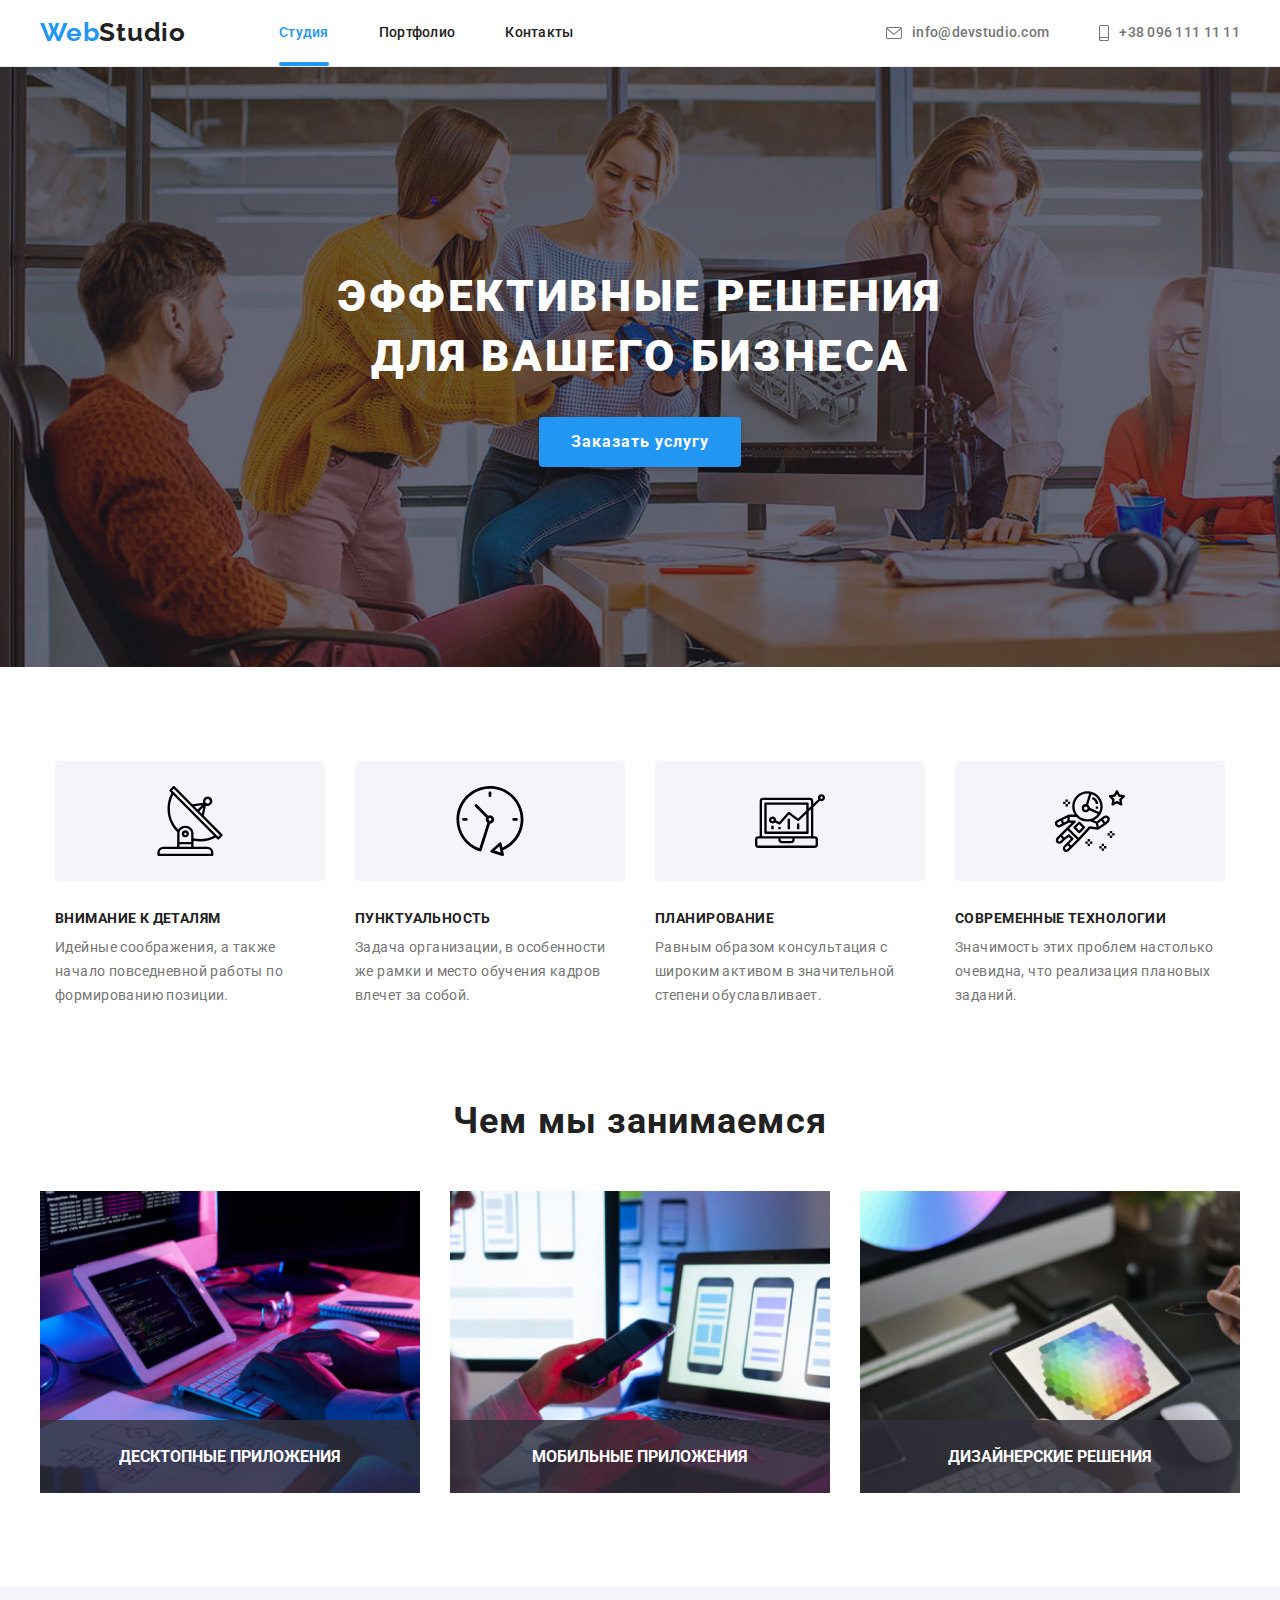
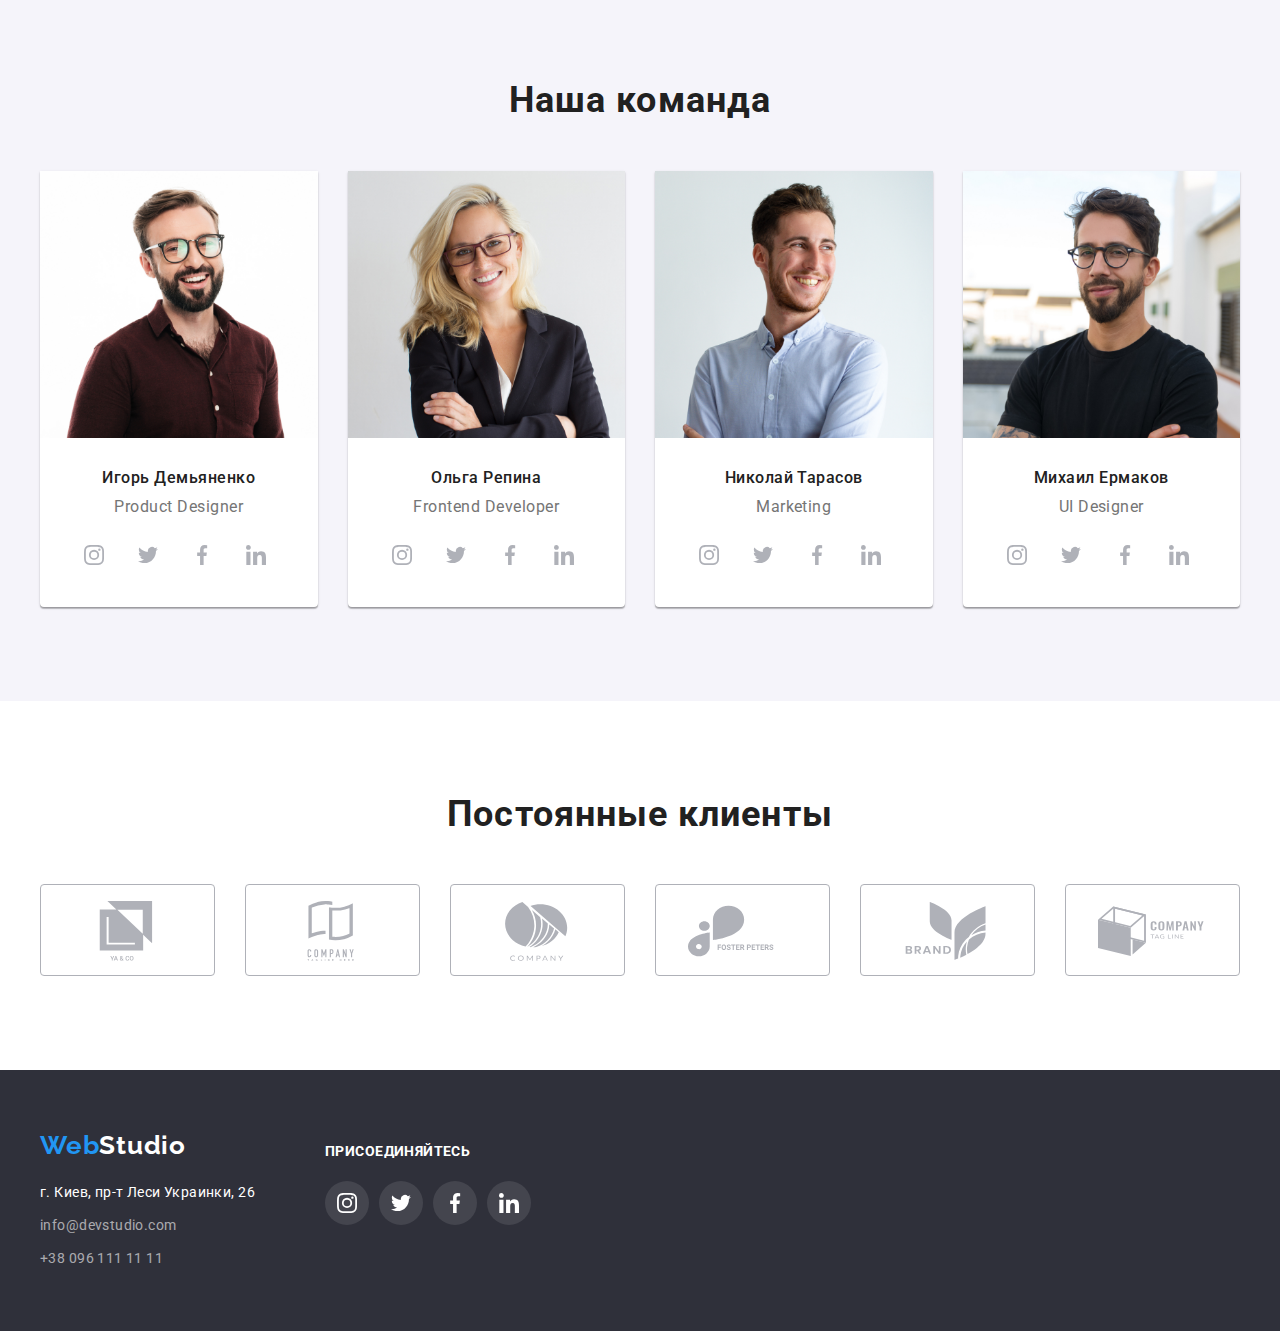
<file: index.html>
<!DOCTYPE html>
<html lang="ru">
  <head>
    <meta charset="UTF-8" />
    <meta http-equiv="X-UA-Compatible" content="IE=edge" />
    <meta name="viewport" content="width=device-width, initial-scale=1.0" />
    <link href="https://fonts.googleapis.com/css2?family=Raleway:wght@700&family=Roboto:wght@400;500;700;900&display=swap" rel="stylesheet">
    <link rel="stylesheet" href="https://cdnjs.cloudflare.com/ajax/libs/modern-normalize/1.1.0/modern-normalize.min.css">
    <link rel="stylesheet" href="css/styles.css">
    <title>Студия</title>
  </head>
  <body>

    <header class="header">
      <div class="container main-nav ">
      <nav>
      <a href="index.html" class="logo"><span>Web</span>Studio</a>
        <ul class="site-nav list">
          <li class="item"><a href="index.html" class="header-link current">Студия</a></li>
          <li class="item"><a href="portfolio.html" class="header-link">Портфолио</a></li>
          <li class="item"><a href="#" class="header-link">Контакты</a></li>
        </ul>
      </nav>

        <ul class="contact-list list">
          <li class="item"><a href="mailto:info@devstudio.com" class="contact-link">
            <svg class="contact-icon" width="16px" height="12px">
              <use href="./images/icons.svg#envelope"></use>
            </svg> info@devstudio.com</a></li>

          <li class="item"><a href="tel:+380961111111" class="contact-link">
            <svg class="contact-icon" width="10px" height="16px">
              <use href="./images/icons.svg#smartphone"></use>
            </svg> +38 096 111 11 11</a></li>
        </ul>
      </div>
    </header>

    <main>
    <section class="hero section">
      <h1 class="hero-title">Эффективные решения для вашего бизнеса</h1>
      <button type="button" class="hero-btn" data-modal-open>Заказать услугу</button>
    </section>
    
    <section class="features-section section">
    <div class="container">
      <ul class="features-list list">
        <li class="item">
          <div class="icon-edit">
          <svg  width="70px" height="70px">
            <use href="./images/icons.svg#antenna"></use>
          </svg>
          </div>
          <h3>Внимание к деталям</h3>
          <p>Идейные соображения, а также начало повседневной работы по формированию позиции.</p>
        </li>

        <li class="item">
          <div class="icon-edit">
          <svg width="70px" height="70px">
            <use href="./images/icons.svg#clock"></use>
          </svg>
          </div>
          <h3>Пунктуальность</h3>
          <p>Задача организации, в особенности же рамки и место обучения кадров влечет за собой.</p>
        </li>

        <li class="item">
          <div class="icon-edit">
          <svg width="70px" height="70px">
            <use href="./images/icons.svg#diagram"></use>
          </svg>
          </div>
          <h3>Планирование</h3>
          <p>Равным образом консультация с широким активом в значительной степени обуславливает.</p>
        </li>

        <li class="item">
          <div class="icon-edit">
          <svg class="features-icon" width="70px" height="70px">
            <use href="./images/icons.svg#astronaut"></use>
          </svg>
          </div>
          <h3>Современные технологии</h3>
          <p>Значимость этих проблем настолько очевидна, что реализация плановых заданий.</p>
        </li>
      </ul>
      </div>
      </section>
      
      <section class="section">
      <div class="container">
        <h2 class="section-title">Чем мы занимаемся</h2>
          <ul class="image-list list">
            <li class="item"><img src="images/coding.jpg" alt="Кодинг" width="370" height="294">
            <p class="item-name">Десктопные приложения</p></li>
            <li class="item"><img src="images/design.jpg" alt="Дизайн" width="370" height="294">
            <p class="item-name">Мобильные приложения</p></li>
            <li class="item"><img src="images/color_scheme.jpg" alt="Цветовая схема" width="370" height="294">
            <p class="item-name">Дизайнерские решения</p></li>
          </ul>
      </div>
      </section>
    

    <section class="team-section section">
      <div class="container">
      <h2 class="section-title">Наша команда</h2>
      <ul class="team-list list">
        <li class="item card">
          <div class="card-thumb">
          <img src="images/product_designer.jpg" alt="Фото сотрудника" width="270" height="260">
          </div>
          <div class="card-content"> 
            <h3>Игорь Демьяненко</h3>
            <p>Product Designer</p>
            <ul class="team-actions list">
              <li><a href="https://www.instagram.com/" class="team-item"><svg width="20px" height="20px">
                <use href="./images/icons.svg#instagram"></use>
              </svg></a></li>

              <li><a href="https://twitter.com/" class="team-item"><svg width="20px" height="20px">
                <use href="./images/icons.svg#twitter"></use>
              </svg></a></li>

              <li><a href="https://www.facebook.com/" class="team-item"><svg width="20px" height="20px">
                <use href="./images/icons.svg#facebook"></use>
              </svg></a></li>

              <li><a href="https://www.linkedin.com/" class="team-item last"><svg width="20px" height="20px">
                <use href="./images/icons.svg#linkedin"></use>
              </svg></a></li>
            </ul>
          </div>
        </li>

        <li class="item card">
          <div class="card-thumb">
          <img src="images/frontend_developer.jpg" alt="Фото сотрудника" width="270" height="260">
          </div>
          <div class="card-content">
          <h3>Ольга Репина</h3>
          <p>Frontend Developer</p>
          <ul class="team-actions list">
            <li><a href="https://www.instagram.com/" class="team-item"><svg width="20px" height="20px">
                  <use href="./images/icons.svg#instagram"></use>
                </svg></a></li>
          
            <li><a href="https://twitter.com/" class="team-item"><svg width="20px" height="20px">
                  <use href="./images/icons.svg#twitter"></use>
                </svg></a></li>
          
            <li><a href="https://www.facebook.com/" class="team-item"><svg width="20px" height="20px">
                  <use href="./images/icons.svg#facebook"></use>
                </svg></a></li>
          
            <li><a href="https://www.linkedin.com/" class="team-item last"><svg width="20px" height="20px">
                  <use href="./images/icons.svg#linkedin"></use>
                </svg></a></li>
          </ul>
          </div>
        </li>

        <li class="item card">
          <div class="card-thumb">
          <img src="images/marketing.jpg" alt="Фото сотрудника" width="270" height="260">
          </div>
          <div class="card-content">
          <h3>Николай Тарасов</h3>
          <p>Marketing</p>
          <ul class="team-actions list">
            <li><a href="https://www.instagram.com/" class="team-item"><svg width="20px" height="20px">
                  <use href="./images/icons.svg#instagram"></use>
                </svg></a></li>
          
            <li><a href="https://twitter.com/" class="team-item"><svg width="20px" height="20px">
                  <use href="./images/icons.svg#twitter"></use>
                </svg></a></li>
          
            <li><a href="https://www.facebook.com/" class="team-item"><svg width="20px" height="20px">
                  <use href="./images/icons.svg#facebook"></use>
                </svg></a></li>
          
            <li><a href="https://www.linkedin.com/" class="team-item last"><svg width="20px" height="20px">
                  <use href="./images/icons.svg#linkedin"></use>
                </svg></a></li>
          </ul>
          </div>
        </li>

        <li class="item card">
          <div class="card-thumb">
          <img src="images/ui_designer.jpg" alt="Фото сотрудника" width="270">
          </div>
          <div class="card-content">
          <h3>Михаил Ермаков</h3>
          <p>UI Designer</p>
          <ul class="team-actions list">
            <li><a href="https://www.instagram.com/" class="team-item"><svg width="20px" height="20px">
                  <use href="./images/icons.svg#instagram"></use>
                </svg></a></li>
          
            <li><a href="https://twitter.com/" class="team-item"><svg width="20px" height="20px">
                  <use href="./images/icons.svg#twitter"></use>
                </svg></a></li>
          
            <li><a href="https://www.facebook.com/" class="team-item"><svg width="20px" height="20px">
                  <use href="./images/icons.svg#facebook"></use>
                </svg></a></li>
          
            <li><a href="https://www.linkedin.com/" class="team-item last"><svg width="20px" height="20px">
                  <use href="./images/icons.svg#linkedin"></use>
                </svg></a></li>
          </ul>
          </div>
        </li>
      </ul>
      </div>
    </section>

    <section class="clients-section section">
      <div class="container">
        <h2 class="section-title">Постоянные клиенты</h2>
        <ul class="permanent-clients list">
          <li class="item"><a href="#" class="icon-item">
              <svg width="106px" height="60px">
                <use href="./images/icons.svg#yaco"></use>
              </svg></a>
          </li>

          <li class="item"><a href="#" class="icon-item">
              <svg  width="106px" height="60px">
                <use href="./images/icons.svg#company"></use>
              </svg></a>
          </li>

          <li class="item"><a href="#" class="icon-item">
            <svg  width="106px" height="60px">
              <use href="./images/icons.svg#company2"></use>
            </svg></a>
          </li>

          <li class="item"><a href="#" class="icon-item">
            <svg  width="106px" height="60px">
              <use href="./images/icons.svg#foster-peters"></use>
            </svg></a>
          </li>

          <li class="item"><a href="#" class="icon-item">
            <svg width="106px" height="60px">
              <use href="./images/icons.svg#brand"></use>
            </svg></a>
          </li>

          <li class="item"><a href="#" class="icon-item">
            <svg width="106px" height="60px">
              <use href="./images/icons.svg#tag-line"></use>
            </svg></a>
          </li>
        </ul>
      </div>
    </section>
    </main>
    
    <footer class="footer">
      <div class="container">
        <div class="footer-container">
          <div class="footer-info">
            <a href="index.html" class="logo footer"><span>Web</span>Studio</a>
            <address class="address">г. Киев, пр-т Леси Украинки, 26</address>
            <a href="mailto:info@devstudio.com" class="footer-contact-link">info@devstudio.com</a>
            <a href="tel:+380961111111" class="footer-contact-link">+38 096 111 11 11</a>
          </div>

        <div class="footer-join">
        <b class="join">Присоединяйтесь</b>
        <ul class="team-actions list">
          <li><a href="https://www.instagram.com/" class="team-item footer-icon"><svg width="20px" height="20px">
                <use href="./images/icons.svg#instagram"></use>
              </svg></a></li>
        
          <li><a href="https://twitter.com/" class="team-item footer-icon"><svg width="20px" height="20px">
                <use href="./images/icons.svg#twitter"></use>
              </svg></a></li>
        
          <li><a href="https://www.facebook.com/" class="team-item footer-icon"><svg width="20px" height="20px">
                <use href="./images/icons.svg#facebook"></use>
              </svg></a></li>
        
          <li><a href="https://www.linkedin.com/" class="team-item last footer-icon"><svg width="20px" height="20px">
                <use href="./images/icons.svg#linkedin"></use>
              </svg></a></li>
        </ul>
        </div>
      </div>
      
      </div>
    </footer>
  

    <div class="backdrop is-hidden" data-modal>
      <div class="modal">
        <button class="modal-btn" data-modal-close>
          <svg>
          <use href="./images/icons.svg#cross"></use>
          </svg>
        </button>
      </div>
    </div>

    <script src="./js/modal.js"></script>

  </body>
</html>
</file>
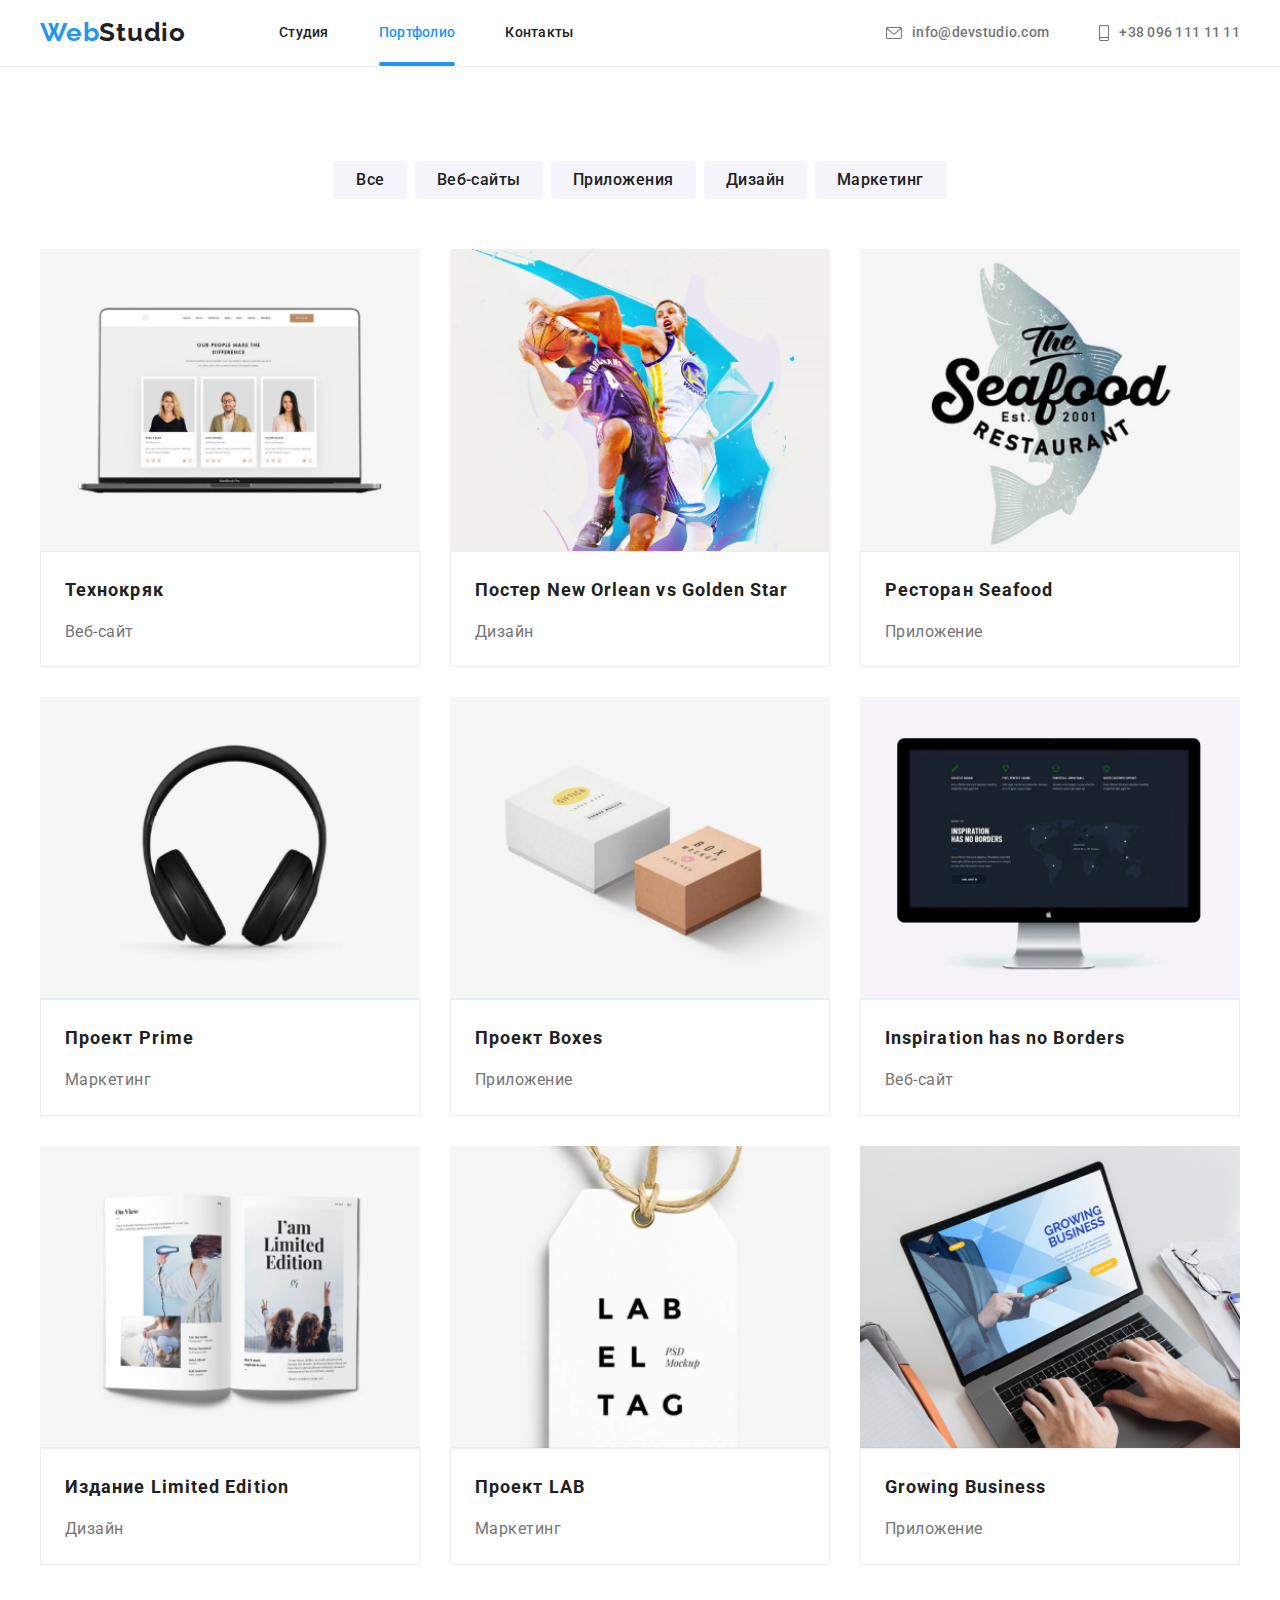
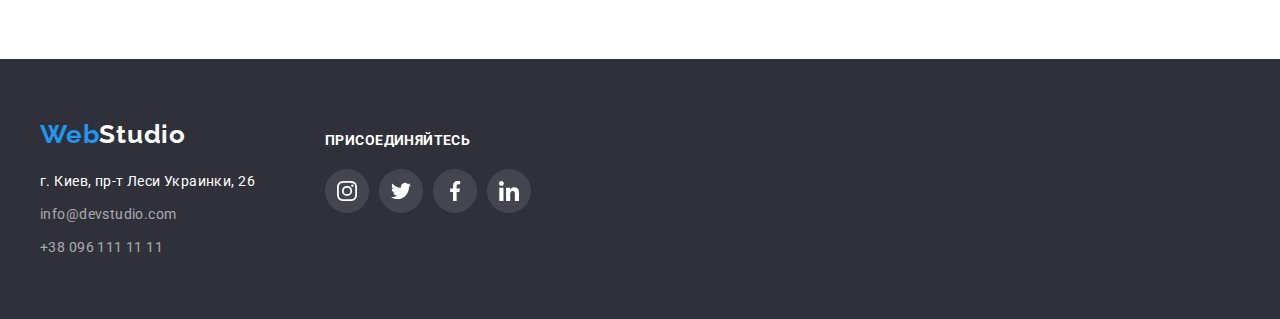
<file: portfolio.html>
<!DOCTYPE html>
<html lang="en">
  <head>
    <meta charset="UTF-8">
    <meta http-equiv="X-UA-Compatible" content="IE=edge">
    <meta name="viewport" content="width=device-width, initial-scale=1.0">
    <link href="https://fonts.googleapis.com/css2?family=Raleway:wght@700&family=Roboto:wght@400;500;700;900&display=swap" rel="stylesheet">
    <link rel="stylesheet" href="https://cdnjs.cloudflare.com/ajax/libs/modern-normalize/1.1.0/modern-normalize.min.css">
    <link rel="stylesheet" href="css/styles.css">
    <title>Портфолио</title>
  </head>
  <body>
    <header class="header">
      <div class="container main-nav ">
        <nav>
          <a href="index.html" class="logo"><span>Web</span>Studio</a>
          <ul class="site-nav list">
            <li class="item"><a href="index.html" class="header-link">Студия</a></li>
            <li class="item"><a href="portfolio.html" class="header-link current">Портфолио</a></li>
            <li class="item"><a href="#" class="header-link">Контакты</a></li>
          </ul>
        </nav>
    
        <ul class="contact-list list">
          <li class="item"><a href="mailto:info@devstudio.com" class="contact-link">
              <svg class="contact-icon" width="16px" height="12px">
                <use href="./images/icons.svg#envelope"></use>
              </svg> info@devstudio.com</a></li>
    
          <li class="item"><a href="tel:+380961111111" class="contact-link">
              <svg class="contact-icon" width="10px" height="16px">
                <use href="./images/icons.svg#smartphone"></use>
              </svg> +38 096 111 11 11</a></li>
        </ul>
      </div>
    </header>

    <main>
      <section class="section">
      <div class="container">
        <ul class="filter-list list">
          <li class="item"><button type="button" class="filter-btn">Все</button></li>
          <li class="item"><button type="button" class="filter-btn">Веб-сайты</button></li>
          <li class="item"><button type="button" class="filter-btn">Приложения</button></li>
          <li class="item"><button type="button" class="filter-btn">Дизайн</button></li>
          <li class="item"><button type="button" class="filter-btn">Маркетинг</button></li>
        </ul>
      </div>
      
        <div class="container">
        <ul class="cards-list list">
          <li class="item"><a href="#">
            <div class="card-thumb">
              <img src="images/technokryak.jpg" alt="Пример веб-сайта" width="370" height="294">
              <div class="overlay">
                <p>Ресурс предлагает комплексные предложения с разным уровнем функционала и сервисов. Все это позволит посетителю получить
                исчерпывающие сведения о компании или частном лице.</p>
              </div>
            </div>
            <div class="card-set-content">
              <h3>Технокряк</h3>
              <p>Веб-сайт</p>
            </div></a>
          </li>

          <li class="item"><a href="#">
            <div class="card-thumb">
              <img src="images/poster-golden-star.jpg" alt="Постер" width="370" height="294">
              <div class="overlay">
                <p>Ресурс предлагает комплексные предложения с разным уровнем функционала и сервисов. Все это позволит посетителю
                  получить
                  исчерпывающие сведения о компании или частном лице.</p>
              </div>
            </div>
            <div class="card-set-content">
              <h3>Постер New Orlean vs Golden Star</h3>
              <p>Дизайн</p>
            </div></a>
          </li>

          <li class="item"><a href="#">
            <div class="card-thumb">
              <img src="images/seafood-logo.jpg" alt="Логотип ресторана" width="370" height="294">
            <div class="overlay">
              <p>Ресурс предлагает комплексные предложения с разным уровнем функционала и сервисов. Все это позволит посетителю
                получить
                исчерпывающие сведения о компании или частном лице.</p>
            </div>
            </div>
            <div class="card-set-content">
              <h3>Ресторан Seafood</h3>
              <p>Приложение</p>
            </div></a>
          </li>

          <li class="item"><a href="#">
            <div class="card-thumb">
              <img src="images/headphones.jpg" alt="Чёрные наушники" width="370" height="294">
            <div class="overlay">
              <p>Ресурс предлагает комплексные предложения с разным уровнем функционала и сервисов. Все это позволит посетителю
                получить
                исчерпывающие сведения о компании или частном лице.</p>
            </div>
            </div>
            <div class="card-set-content">
              <h3>Проект Prime</h3>
              <p>Маркетинг</p>
            </div></a>
          </li>

          <li class="item"><a href="#">
            <div class="card-thumb">
              <img src="images/mockup-boxes.jpg" alt="Макеты коробок" width="370" height="294">
              <div class="overlay">
                <p>Ресурс предлагает комплексные предложения с разным уровнем функционала и сервисов. Все это позволит посетителю
                  получить
                  исчерпывающие сведения о компании или частном лице.</p>
              </div>
            </div>
            <div class="card-set-content">
              <h3>Проект Boxes</h3>
              <p>Приложение</p>
            </div></a>
          </li>

          <li class="item"><a href="#">
            <div class="card-thumb">
              <img src="images/inspiration-has-no-borders.jpg" alt="Пример веб-сайта" width="370" height="294">
              <div class="overlay">
                <p>Ресурс предлагает комплексные предложения с разным уровнем функционала и сервисов. Все это позволит посетителю
                  получить
                  исчерпывающие сведения о компании или частном лице.</p>
              </div>
            </div>
            <div class="card-set-content">
              <h3>Inspiration has no Borders</h3>
              <p>Веб-сайт</p>
            </div></a>
          </li>

          <li class="item"><a href="#">
            <div class="card-thumb">
            <img src="images/limited-edition.jpg" alt="Журнал" width="370" height="294">
            <div class="overlay">
              <p>Ресурс предлагает комплексные предложения с разным уровнем функционала и сервисов. Все это позволит посетителю
                получить
                исчерпывающие сведения о компании или частном лице.</p>
            </div>
            </div>
            <div class="card-set-content">
              <h3>Издание Limited Edition</h3>
              <p>Дизайн</p>
            </div></a>
          </li>

          <li class="item"><a href="#">
            <div class="card-thumb">
              <img src="images/lab-project.jpg" alt="Макет проекта" width="370" height="294">
              <div class="overlay">
                <p>Ресурс предлагает комплексные предложения с разным уровнем функционала и сервисов. Все это позволит посетителю
                  получить
                  исчерпывающие сведения о компании или частном лице.</p>
              </div>
            </div>
            <div class="card-set-content">
              <h3>Проект LAB</h3>
              <p>Маркетинг</p>
            </div></a>
          </li>

          <li class="item"><a href="#">
            <div class="card-thumb">
              <img src="images/growing-business.jpg" alt="Пример веб-сайта" width="370" height="294">
              <div class="overlay">
                <p>Ресурс предлагает комплексные предложения с разным уровнем функционала и сервисов. Все это позволит посетителю
                  получить
                  исчерпывающие сведения о компании или частном лице.</p>
              </div>
            </div>
            <div class="card-set-content">
              <h3>Growing Business</h3>
              <p>Приложение</p>
            </div></a>
          </li>
        </ul>
      </div>
      </section>
    </main>

    <footer class="footer">
      <div class="container">
        <div class="footer-container">
          <div class="footer-info">
            <a href="index.html" class="logo footer"><span>Web</span>Studio</a>
            <address class="address">г. Киев, пр-т Леси Украинки, 26</address>
            <a href="mailto:info@devstudio.com" class="footer-contact-link">info@devstudio.com</a>
            <a href="tel:+380961111111" class="footer-contact-link">+38 096 111 11 11</a>
          </div>
    
          <div class="footer-join">
            <b class="join">Присоединяйтесь</b>
            <ul class="team-actions list">
              <li><a href="https://www.instagram.com/" class="team-item footer-icon"><svg width="20px" height="20px">
                    <use href="./images/icons.svg#instagram"></use>
                  </svg></a></li>
    
              <li><a href="https://twitter.com/" class="team-item footer-icon"><svg width="20px" height="20px">
                    <use href="./images/icons.svg#twitter"></use>
                  </svg></a></li>
    
              <li><a href="https://www.facebook.com/" class="team-item footer-icon"><svg width="20px" height="20px">
                    <use href="./images/icons.svg#facebook"></use>
                  </svg></a></li>
    
              <li><a href="https://www.linkedin.com/" class="team-item last footer-icon"><svg width="20px" height="20px">
                    <use href="./images/icons.svg#linkedin"></use>
                  </svg></a></li>
            </ul>
          </div>
        </div>
    
      </div>
    </footer>
  </body>
</html>
</file>
<file: css/styles.css>
:root {
  --primary-text-color: #212121;
  --secondary-text-color: #757575;
  --accent-color: #2196f3;
  --background: #ffffff;
  --filter-btn-color: #f5f4fa;
  --main-font: 'Roboto', sans-serif;
  --logo-font: 'Raleway', sans-serif;
  --icon: #afb1b8;
}

*,
*::before,
*::after {
  box-sizing: border-box;
}

h1,
h2,
h3,
h4,
h5,
h6,
p {
  margin: 0;
}

img {
  display: block;
  width: 100%;
  height: auto;
}

body {
  background-color: var(--background);
  color: var(--primary-text-color);
  font-family: var(--main-font);
  margin: 0;
}

.container {
  width: 1230px;
  padding-left: 15px;
  padding-right: 15px;
  margin: 0px auto;
}

.list {
  padding: 0;
  margin: 0;
  list-style: none;
}

.section {
  padding: 94px 0px 94px 0px;
}

/* Header&footer */

.header {
  border-bottom: 1px solid #ececec;
  background: var(--background);
}
.header .list {
  font-weight: 500;
  font-size: 14px;
  line-height: 1.1;
  letter-spacing: 0.02em;
}
.header-link {
  color: inherit;
  text-decoration: none;
  padding: 26px 0px 26px 0px;
  transition: color 250ms cubic-bezier(0.4, 0, 0.2, 1);
}
.header-link:hover,
.header-link:focus {
  color: var(--accent-color);
}

.item .header-link {
  position: relative;
}
.header-link.current::after {
  content: '';
  display: block;
  position: absolute;
  bottom: 0;
  width: 100%;
  height: 4px;
  background: var(--accent-color);
  border-radius: 2px;
}

.contact-link {
  display: flex;
  color: var(--secondary-text-color);
  fill: var(--secondary-text-color);
  text-decoration: none;
  align-items: center;
  padding: 25px 0px 25px 0px;
  transition: color 250ms cubic-bezier(0.4, 0, 0.2, 1),
  fill 250ms cubic-bezier(0.4, 0, 0.2, 1);
  
}
.contact-icon {
  margin-right: 10px;
}

.main-nav,
.main-nav nav {
  display: flex;
  align-items: center;
}
.site-nav {
  display: flex;
  margin-left: 93px;
}
.site-nav .item:not(:last-child) {
  margin-right: 50px;
}

.site-nav .header-link.current {
  color: var(--accent-color);
}

.contact-list {
  display: flex;
  margin-left: auto;
}
.contact-list .item:not(:last-child) {
  margin-right: 50px;
}

.contact-link:hover,
.contact-link:focus,
.footer-contact-link:hover,
.footer-contact-link:focus {
  color: var(--accent-color);
  fill: var(--accent-color);
  
}
.footer-contact-link {
  font-size: 14px;
  line-height: 1.7;
  letter-spacing: 0.03em;
  color: rgba(255, 255, 255, 0.6);
  text-decoration: none;
  display: block;
  margin-top: 9px;
  transition: color 250ms cubic-bezier(0.4, 0, 0.2, 1),
  fill 250ms cubic-bezier(0.4, 0, 0.2, 1);
  
}

.logo {
  color: inherit;
  font-family: 'Raleway', sans-serif;
  font-weight: 700;
  font-size: 26px;
  line-height: 1.2;
  letter-spacing: 0.03em;
  text-decoration: none;
}
.logo.footer {
  color: #ffffff;
  padding: 0;
}
.logo span {
  color: var(--accent-color);
}

.footer {
  background-color: #2f303a;
  padding: 60px 0px 60px 0px;
  display: flex;
}

.address {
  margin: 20px 0px 0px 0px;
  color: #ffffff;
  font-style: normal;
  font-size: 14px;
  line-height: 1.7;
  letter-spacing: 0.03em;
}

.footer-container,
.footer-actions {
  display: flex;
}
.footer-join {
  margin-top: 12px;
  margin-left: 70px;
}
.join {
  font-weight: 700px;
  text-transform: uppercase;
  color: #ffffff;
  font-size: 14px;
  line-height: 1.2;
  letter-spacing: 0.03em;
}
.team-item.footer-icon {
  width: 44px;
  height: 44px;
  border-radius: 50%;
  margin-top: 20px;
  padding: 12px;
  fill: #ffffff;
  background-color: rgba(255, 255, 255, 0.1);
}

.team-item.footer-icon:not(:last-child) {
  margin-right: 10px;
}

/* Studio */

.hero {
  background-color: #2f303a;
  background-image: linear-gradient(rgba(47, 48, 58, 0.4), rgba(47, 48, 58, 0.4)),
    url('../images/hero.jpg');
  padding-top: 200px;
  padding-bottom: 200px;
  text-align: center;
}
.hero-title {
  width: 696px;
  color: #ffffff;
  font-weight: 900;
  font-size: 44px;
  line-height: 1.36;
  letter-spacing: 0.06em;
  text-transform: uppercase;
  margin: 0 auto;
  margin-bottom: 30px;
}
.hero-btn {
  font-family: inherit;
  font-weight: 700;
  font-size: 16px;
  line-height: 1.9;
  display: flex;
  align-items: center;
  letter-spacing: 0.06em;
  background-color: var(--accent-color);
  color: #ffffff;
  border-radius: 4px;
  padding: 10px 32px 10px 32px;
  margin: 0 auto;
  border: none;
  cursor: pointer;
  box-shadow: 0px 4px 4px rgba(0, 0, 0, 0.15);
  transition: background-color 250ms cubic-bezier(0.4, 0, 0.2, 1);
}
.hero-btn:hover,
.hero-btn:focus {
  background-color: #188cef;
}

.features-section {
  padding-bottom: 0;
}

.icon-edit {
  display: flex;
  width: 270px;
  height: 120px;
  background-color: var(--filter-btn-color);
  border-radius: 4px;
  margin-bottom: 30px;
  justify-content: center;
  align-items: center;
}

.features-list {
  display: flex;
}
.features-list .item {
  margin: 0 auto;
  width: 270px;
}
.features-list h3 {
  margin-bottom: 10px;
  font-size: 14px;
  font-weight: 700;
  line-height: 1.1;
  letter-spacing: 0.03em;
  text-transform: uppercase;
}
.features-list p {
  font-size: 14px;
  line-height: 1.7;
  letter-spacing: 0.03em;
}
.section-title {
  margin: 0 auto;
  margin-bottom: 50px;
  font-size: 36px;
  line-height: 1.1;
  text-align: center;
  letter-spacing: 0.03em;
}
.image-list {
  display: flex;
}
.image-list .item {
  margin-right: 30px;
  flex-basis: calc(100% / 3);
  position: relative;
}

.image-list .item:last-child {
  margin: 0 auto;
}

.item-name {
  position: absolute;
  padding: 27px 0px 27px 0px;
  margin-right: 30px;
  bottom: 0;
  width: 100%;
  color: #ffffff;
  font-weight: 700;
  background-color: rgba(47, 48, 58, 0.8);
  line-height: 1.2;
  text-align: center;
  text-transform: uppercase;
}

.team-section {
  background-color: #f5f4fa;
}

.team-list {
  display: flex;
}
.team-list .item {
  margin-right: 30px;
  flex-basis: calc(100% / 4);
}

.team-list .item:last-child {
  margin-right: 0;
}

.card {
  box-shadow: 0px 1px 3px rgba(0, 0, 0, 0.12), 0px 1px 1px rgba(0, 0, 0, 0.14),
    0px 2px 1px rgba(0, 0, 0, 0.2);
  border-radius: 0px 0px 4px 4px;
  background: #ffffff;
}
.card-content {
  padding: 30px 32px 30px 32px;
}
.team-list h3 {
  margin-bottom: 10px;
  font-weight: 500;
  font-size: 16px;
  line-height: 1.2;
  text-align: center;
  letter-spacing: 0.03em;
}
.team-list p {
  font-size: 16px;
  line-height: 1.2;
  text-align: center;
  letter-spacing: 0.03em;
  margin-bottom: 16px;
}

.features-list p,
.team-list p,
.cards-list p {
  color: var(--secondary-text-color);
}

/* Portfolio */

.filter-list {
  display: flex;
  justify-content: center;
  margin-bottom: 50px;
}

.filter-list .item:not(:last-child) {
  margin-right: 8px;
}

.filter-btn {
  background-color: var(--filter-btn-color);
  color: var(--primary-text-color);
  border-radius: 4px;
  padding: 6px 22px 6px 22px;
  border: none;
  font-family: var(--main-font);
  font-size: 16px;
  font-weight: 500;
  line-height: 1.6;
  text-align: center;
  letter-spacing: 0.03em;
  transition: color 250ms cubic-bezier(0.4, 0, 0.2, 1), background-color 250ms cubic-bezier(0.4, 0, 0.2, 1),
   box-shadsow 250ms cubic-bezier(0.4, 0, 0.2, 1);
}

.filter-btn:hover,
.filter-btn:focus {
  background-color: var(--accent-color);
  color: #ffffff;
  cursor: pointer;
  box-shadow: 0px 3px 1px rgba(0, 0, 0, 0.1), 0px 1px 2px rgba(0, 0, 0, 0.08),
    0px 2px 2px rgba(0, 0, 0, 0.12);
}

.cards-list {
  display: flex;
  flex-wrap: wrap;
  margin-top: -30px;
  margin-left: -30px;
}
.cards-list .item {
  position: relative;
  flex-basis: calc(100% / 3 - 30px);
  margin-left: 30px;
  margin-top: 30px;
  transition: box-shadow 250ms cubic-bezier(0.4, 0, 0.2, 1);
}
.cards-list .item:hover,
.cards-list .item:focus {
  box-shadow: 0px 1px 1px rgba(0, 0, 0, 0.12), 0px 4px 4px rgba(0, 0, 0, 0.06),
    1px 4px 6px rgba(0, 0, 0, 0.16);
}

.card-set-content {
  padding: 20px 24px 20px 24px;
  border: 1px solid #eeeeee;
}
.cards-list h3 {
  font-weight: 700;
  font-size: 18px;
  line-height: 2;
  letter-spacing: 0.06em;
  margin-bottom: 10px;
}
.cards-list p {
  line-height: 1.8;
  letter-spacing: 0.03em;
}
.cards-list a {
  text-decoration: none;
  color: inherit;
}

.card-thumb {
  position: relative;
  overflow: hidden;
}
.card-thumb .overlay {
  position: absolute;
  top: 0;
  left: 0;
  width: 100%;
  height: 100%;
  transform: translateY(100%);
  background-color: rgba(33, 150, 243, 0.9);
  transition: transform 1000ms cubic-bezier(0.4, 0, 0.2, 1), background-color 250ms cubic-bezier(0.4, 0, 0.2, 1);
  
}
.overlay p {
  font-size: 18px;
  line-height: 1.5;
  letter-spacing: 0.03em;
  margin: 63px 24px;
  color: #ffffff;
}

.cards-list .item:hover .overlay {
  transform: translateY(0);
}

/* Icons */

.team-actions {
  display: flex;
}
.team-item {
  display: block;
  width: 44px;
  height: 44px;
  padding: 12px;
  margin-right: 10px;
  border-radius: 50%;
  fill: var(--icon);
  transition: fill 250ms cubic-bezier(0.4, 0, 0.2, 1), background-color 250ms cubic-bezier(0.4, 0, 0.2, 1);
}

.team-item:hover,
.team-item:focus {
  fill: #ffffff;
  background-color: var(--accent-color);
}

.permanent-clients {
  display: flex;
}
.permanent-clients .item {
  margin-right: 30px;
  flex-basis: calc(100% / 6);
}
.permanent-clients .item:last-child,
.last {
  margin-right: 0;
}
.icon-item {
  height: 92px;
  border: 1px solid var(--icon);
  border-radius: 4px;
  padding: 16px 32px;
  display: block;
  fill: var(--icon);
  transition: fill 250ms cubic-bezier(0.4, 0, 0.2, 1), border 250ms cubic-bezier(0.4, 0, 0.2, 1);
}
.icon-item:hover,
.icon-item:focus {
  border: 1px solid var(--accent-color);
  fill: var(--accent-color);
}

/* Modal */

.backdrop {
  position: fixed;
  top: 0;
  left: 0;
  width: 100%;
  height: 100%;
  background-color: rgba(0, 0, 0, 0.2);

  opacity: 1;
  transition: opacity 250ms cubic-bezier(0.4, 0, 0.2, 1);
}

.backdrop.is-hidden {
  opacity: 0;
  pointer-events: none;
}

.backdrop.is-hidden .modal {
  transform: translate(-50%, -50%) scale(0.9);
}

.modal {
  width: 528px;
  height: 581px;

  position: absolute;
  top: 50%;
  left: 50%;

  padding: 8px 8px 543px 490px;
  background-color: #ffffff;
  box-shadow: 0px 1px 3px rgba(0, 0, 0, 0.12), 0px 1px 1px rgba(0, 0, 0, 0.14),
    0px 2px 1px rgba(0, 0, 0, 0.2);
  border-radius: 4px;

  transform: translate(-50%, -50%) scale(1);

  transition: transform 250ms cubic-bezier(0.4, 0, 0.2, 1);
}

.modal-btn {
  position: absolute;
  width: 30px;
  height: 30px;
  background: #ffffff;
  border: 1px solid rgba(0, 0, 0, 0.1);
  box-sizing: border-box;
  border-radius: 100%;
}

.modal-btn svg {
  width: 11px;
  height: 11px;
}
</file>
